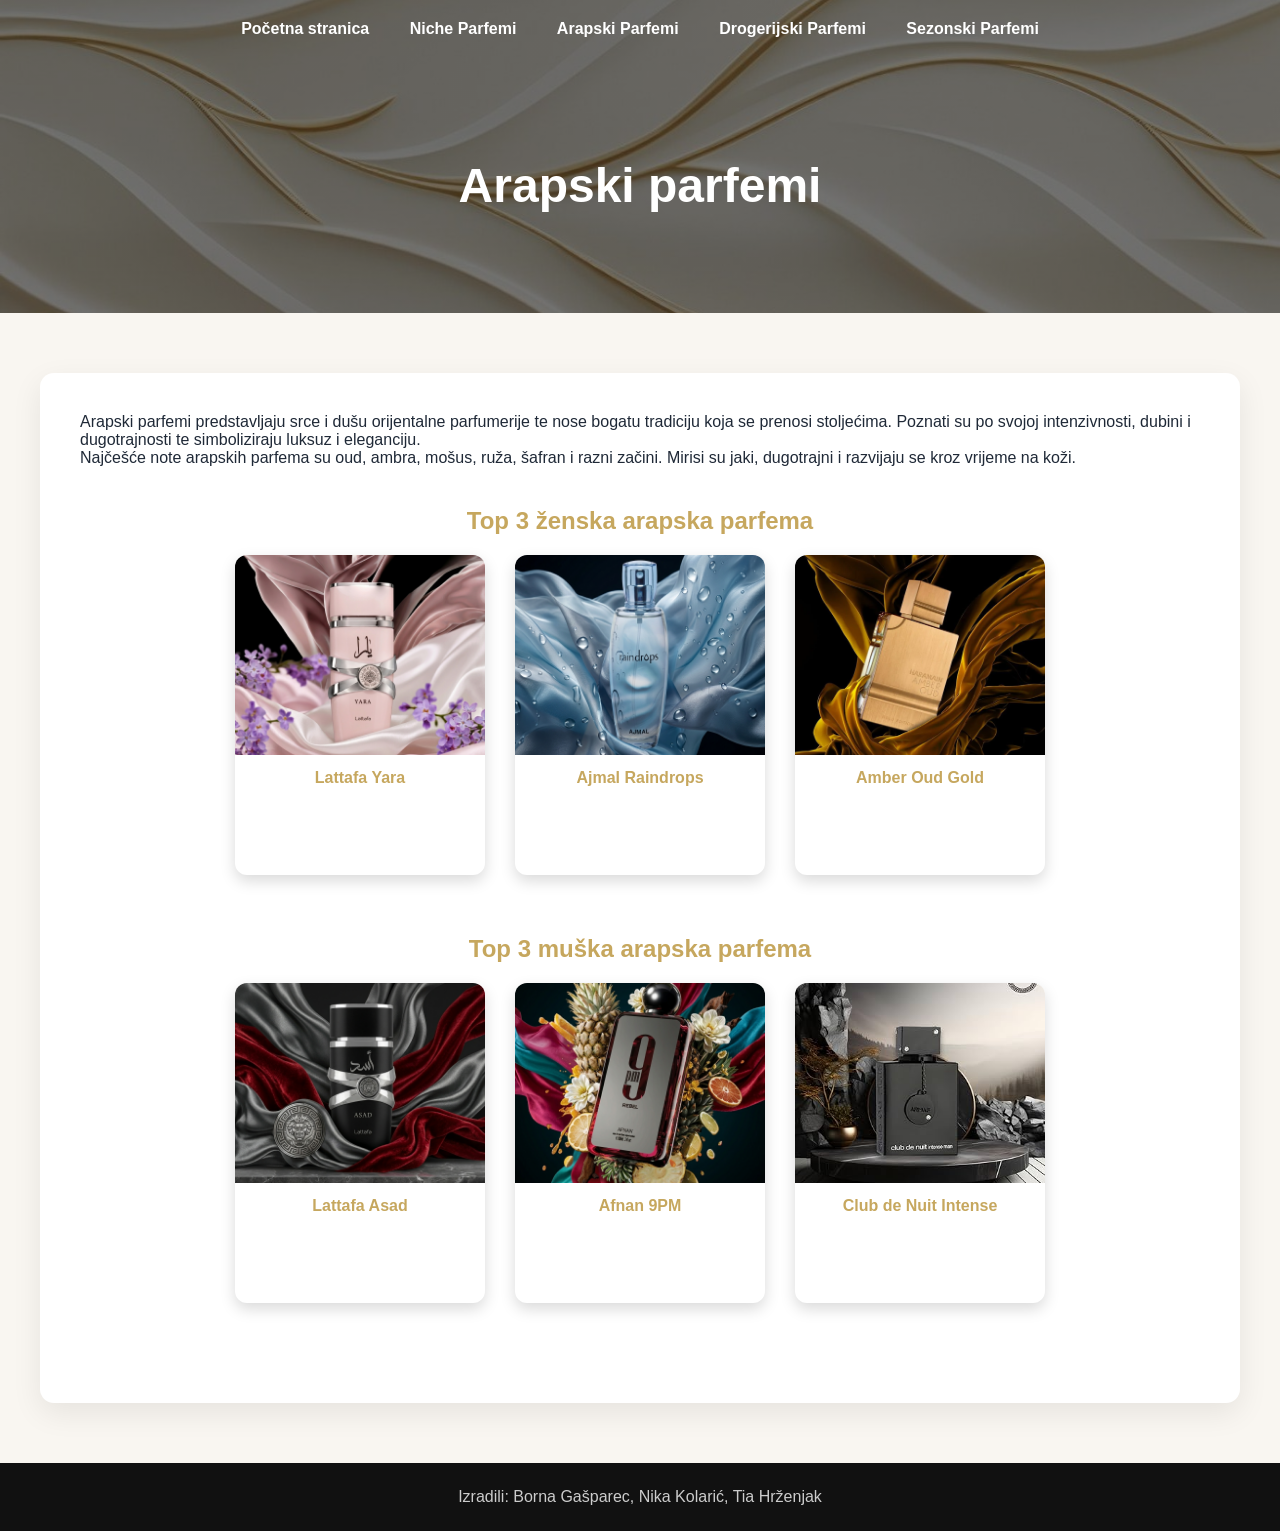
<file: arapski-parfemi.html>
<!DOCTYPE html>
<html>
<head>
  <meta charset="utf-8" />
  <meta name="author"countent="2.c">
  <title>Arapski Parfemi</title>
  <link rel="stylesheet" href="style.css">
</head>
<body>
  <header class="site-header">
    <div class="nav">
      <nav class="main-nav">
        <a href="index.html">Početna stranica</a>
        <a href="niche-parfemi.html">Niche Parfemi</a>
        <a href="arapski-parfemi.html">Arapski Parfemi</a>
        <a href="drogerijski-parfemi.html">Drogerijski Parfemi</a>
        <a href="sezonski-parfemi.html">Sezonski Parfemi</a>
      </nav>
    </div>
    <div class="hero">
      <h1>Arapski parfemi</h1>
    </div>
  </header>
  
  <main>

    <section class="content-box">
      <p>
      Arapski parfemi predstavljaju srce i dušu orijentalne parfumerije te nose bogatu tradiciju koja se prenosi stoljećima.
      Poznati su po svojoj intenzivnosti, dubini i dugotrajnosti te simboliziraju luksuz i eleganciju.
      </p>

      <p>
      Najčešće note arapskih parfema su oud, ambra, mošus, ruža, šafran i razni začini. Mirisi su jaki,
      dugotrajni i razvijaju se kroz vrijeme na koži.
      </p>
    </section>

    <h2>Top 3 ženska arapska parfema</h2>
    <div class="card-grid">

      <div class="flip-card">
        <div class="flip-card-inner">
          <div class="flip-card-front">
            <img src="zenski1.png">
            <h3>Lattafa Yara</h3>
          </div>
          <div class="flip-card-back">
            <p>Vanilija, tropsko voće i mošus. Sladak, ženstven i dugotrajan parfem.</p>
          </div>
        </div>
      </div>

      <div class="flip-card">
        <div class="flip-card-inner">
          <div class="flip-card-front">
            <img src="zenski2.png">
            <h3>Ajmal Raindrops</h3>
          </div>
          <div class="flip-card-back">
            <p>Cvjetne note, voće i amber. Elegantan i svjež miris.</p>
          </div>
        </div>
      </div>

      <div class="flip-card">
        <div class="flip-card-inner">
          <div class="flip-card-front">
            <img src="zenski3.jpg">
            <h3>Amber Oud Gold</h3>
          </div>
          <div class="flip-card-back">
            <p>Ananas, dinja, vanilija i mošus. Vrlo sladak i jak parfem.</p>
          </div>
        </div>
      </div>

    </div>

    <h2>Top 3 muška arapska parfema</h2>
    <div class="card-grid">

      <div class="flip-card">
        <div class="flip-card-inner">
          <div class="flip-card-front">
            <img src="muski1.png">
            <h3>Lattafa Asad</h3>
          </div>
          <div class="flip-card-back">
            <p>Vanilija, duhan i začini. Jak i muževan parfem.</p>
          </div>
        </div>
      </div>

      <div class="flip-card">
        <div class="flip-card-inner">
          <div class="flip-card-front">
            <img src="muski2.png">
            <h3>Afnan 9PM</h3>
          </div>
          <div class="flip-card-back">
            <p>Jabuka, cimet i vanilija. Idealan za večer.</p>
          </div>
        </div>
      </div>

      <div class="flip-card">
        <div class="flip-card-inner">
          <div class="flip-card-front">
            <img src="muski3.jpg">
            <h3>Club de Nuit Intense</h3>
          </div>
          <div class="flip-card-back">
            <p>Limun, ananas, breza i mošus. Vrlo dugotrajan parfem.</p>
          </div>
        </div>
      </div>

    </div>

  </main>

  <footer class="site-footer">
    <p>Izradili: Borna Gašparec, Nika Kolarić, Tia Hrženjak</p>
  </footer>
</body>
</html>
</file>
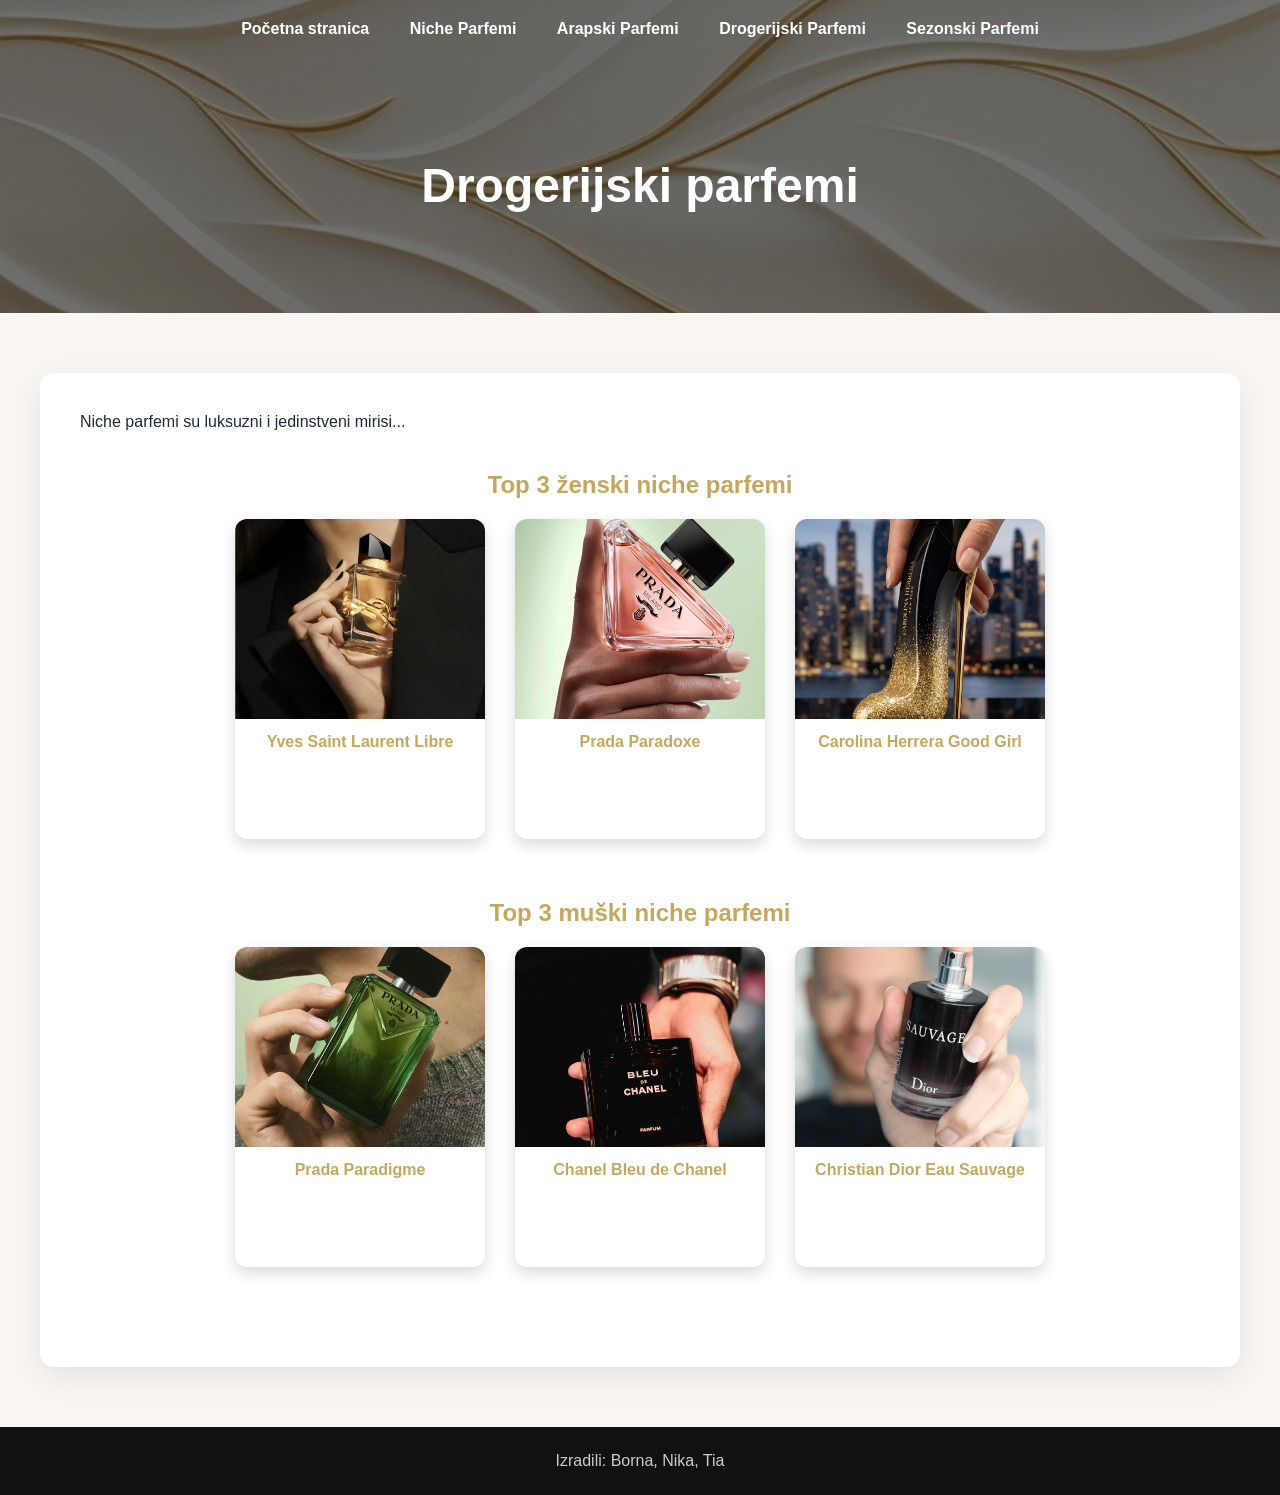
<file: drogerijski-parfemi.html>
<!DOCTYPE html>
<html>
<head>
  <meta charset="utf-8" />
  <meta name="viewport" content="width=device-width, initial-scale=1" />
  <title>Niche Parfemi</title>
  <link rel="stylesheet" href="style.css">
</head>
<body>

<header class="site-header">
 <div class="nav">
      <nav class="main-nav" role="navigation" aria-label="Glavna navigacija">
        <a href="index.html">Početna stranica</a>
        <a href="niche-parfemi.html">Niche Parfemi</a>
        <a href="arapski-parfemi.html">Arapski Parfemi</a>
        <a href="drogerijski-parfemi.html">Drogerijski Parfemi</a>
        <a href="sezonski-parfemi.html">Sezonski Parfemi</a>
    </nav>
  </div>

  <div class="hero">
    <h1>Drogerijski parfemi</h1>
  </div>
</header>

<main>

<section>
  <p>Niche parfemi su luksuzni i jedinstveni mirisi...</p>
</section>

<h2>Top 3 ženski niche parfemi</h2>

<div class="card-grid">

  <div class="flip-card">
    <div class="flip-card-inner">
      <div class="flip-card-front">
        <img src="D1.jpg">
        <h3>Yves Saint Laurent Libre</h3>
      </div>
      <div class="flip-card-back">
        <p>Cvjetni miris koji odgovara mnogim prigodama i raspoloženjima.

      </div>
    </div>
  </div>

  <div class="flip-card">
    <div class="flip-card-inner">
      <div class="flip-card-front">
        <img src="D2.jpg">
        <h3>Prada Paradoxe</h3>
      </div>
      <div class="flip-card-back">
        <p>Zanimljiv je, inovativan i ostavlja dojam, puderast, bijeli mošus.
      </div>
    </div>
  </div>

  <div class="flip-card">
    <div class="flip-card-inner">
      <div class="flip-card-front">
        <img src="D3.png">
        <h3>Carolina Herrera Good Girl</h3>
      </div>
      <div class="flip-card-back">
        <p>Moderan, elegantan i s „nečim posebnim“, orijentalan.      </div>
    </div>
  </div>

</div>


<h2>Top 3 muški niche parfemi</h2>

<div class="card-grid">

  <div class="flip-card">
    <div class="flip-card-inner">
      <div class="flip-card-front">
        <img src="D4.jpg">
        <h3>  Prada Paradigme</h3>
      </div>
      <div class="flip-card-back">
        <p>Jak i moćan parfem s notama ananasa.</p>
      </div>
    </div>
  </div>

  <div class="flip-card">
    <div class="flip-card-inner">
      <div class="flip-card-front">
        <img src="D5.jpg">
        <h3> Chanel Bleu de Chanel</h3>
      </div>
      <div class="flip-card-back">
        <p>Topao, sladak i luksuzan miris.</p>
      </div>
    </div>
  </div>

  <div class="flip-card">
    <div class="flip-card-inner">
      <div class="flip-card-front">
        <img src="D6.jpg">
        <h3> Christian Dior Eau Sauvage</h3>
      </div>
      <div class="flip-card-back">
        <p>Drven i sofisticiran niche parfem.</p>
      </div>
    </div>
  </div>

</div>

</main>

<footer class="site-footer">
  <p>Izradili: Borna, Nika, Tia</p>
</footer>

</body>
</html>
</file>
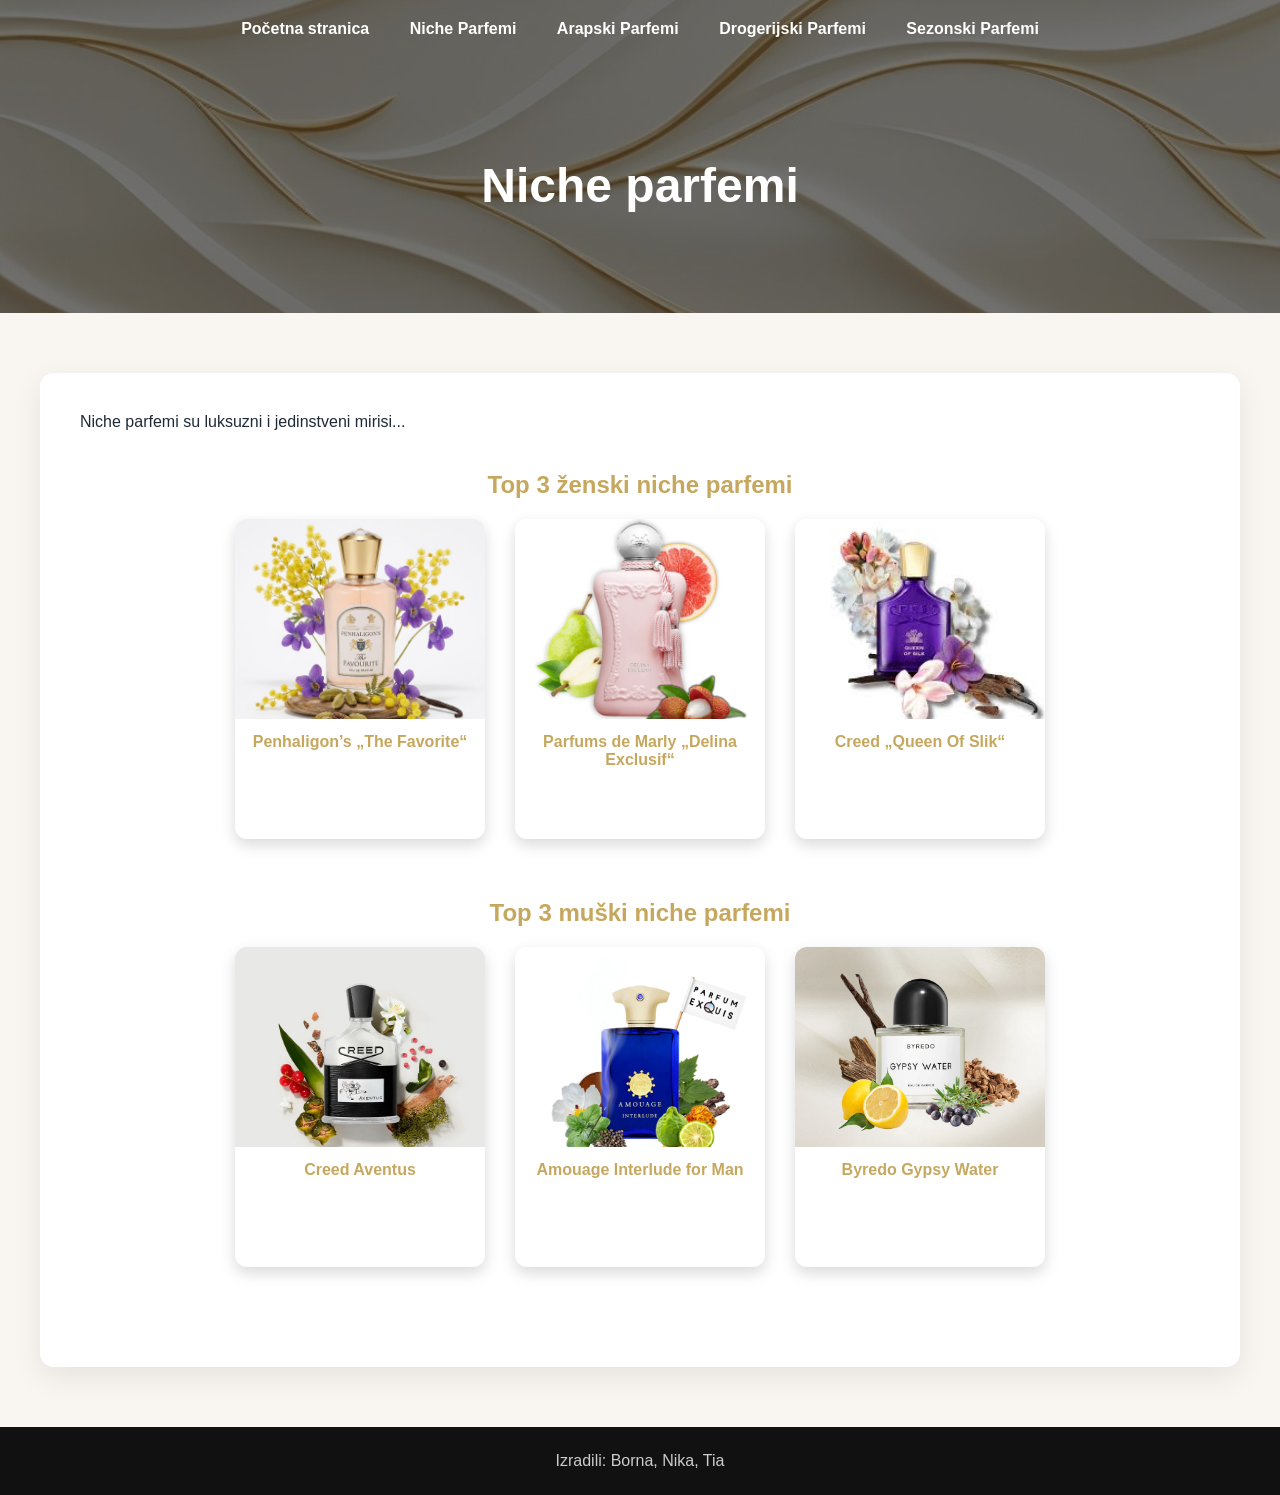
<file: niche-parfemi.html>
<!DOCTYPE html>
<html>
<head>
  <meta charset="utf-8" />
  <meta name="viewport" content="width=device-width, initial-scale=1" />
  <title>Niche Parfemi</title>
  <link rel="stylesheet" href="style.css">
</head>
<body>

<header class="site-header">
 <div class="nav">
      <nav class="main-nav" role="navigation" aria-label="Glavna navigacija">
        <a href="index.html">Početna stranica</a>
        <a href="niche-parfemi.html">Niche Parfemi</a>
        <a href="arapski-parfemi.html">Arapski Parfemi</a>
        <a href="drogerijski-parfemi.html">Drogerijski Parfemi</a>
        <a href="sezonski-parfemi.html">Sezonski Parfemi</a>
    </nav>
  </div>

  <div class="hero">
    <h1>Niche parfemi</h1>
  </div>
</header>

<main>

<section>
  <p>Niche parfemi su luksuzni i jedinstveni mirisi...</p>
</section>

<h2>Top 3 ženski niche parfemi</h2>

<div class="card-grid">

  <div class="flip-card">
    <div class="flip-card-inner">
      <div class="flip-card-front">
        <img src="N1.jpg">
        <h3>Penhaligon’s „The Favorite“</h3>
      </div>
      <div class="flip-card-back">
        <p>Luksuzan, sladak i prepoznatljiv miris.</p>
      </div>
    </div>
  </div>

  <div class="flip-card">
    <div class="flip-card-inner">
      <div class="flip-card-front">
        <img src="N2.jpg">
        <h3>Parfums de Marly „Delina Exclusif“</h3>
      </div>
      <div class="flip-card-back">
        <p>Ruža i voće – elegantno i ženstveno.</p>
      </div>
    </div>
  </div>

  <div class="flip-card">
    <div class="flip-card-inner">
      <div class="flip-card-front">
        <img src="N3.jpg">
        <h3>Creed „Queen Of Slik“</h3>
      </div>
      <div class="flip-card-back">
        <p>Cvjetni i zavodljiv niche parfem.</p>
      </div>
    </div>
  </div>

</div>


<h2>Top 3 muški niche parfemi</h2>

<div class="card-grid">

  <div class="flip-card">
    <div class="flip-card-inner">
      <div class="flip-card-front">
        <img src="N4.jpg">
        <h3>Creed Aventus</h3>
      </div>
      <div class="flip-card-back">
        <p>Jak i moćan parfem s notama ananasa.</p>
      </div>
    </div>
  </div>

  <div class="flip-card">
    <div class="flip-card-inner">
      <div class="flip-card-front">
        <img src="N6.jpg">
        <h3>Amouage Interlude for Man</h3>
      </div>
      <div class="flip-card-back">
        <p>Topao, sladak i luksuzan miris.</p>
      </div>
    </div>
  </div>

  <div class="flip-card">
    <div class="flip-card-inner">
      <div class="flip-card-front">
        <img src="N5.jpg">
        <h3>Byredo Gypsy Water</h3>
      </div>
      <div class="flip-card-back">
        <p>Drven i sofisticiran niche parfem.</p>
      </div>
    </div>
  </div>

</div>

</main>

<footer class="site-footer">
  <p>Izradili: Borna, Nika, Tia</p>
</footer>

</body>
</html>
</file>
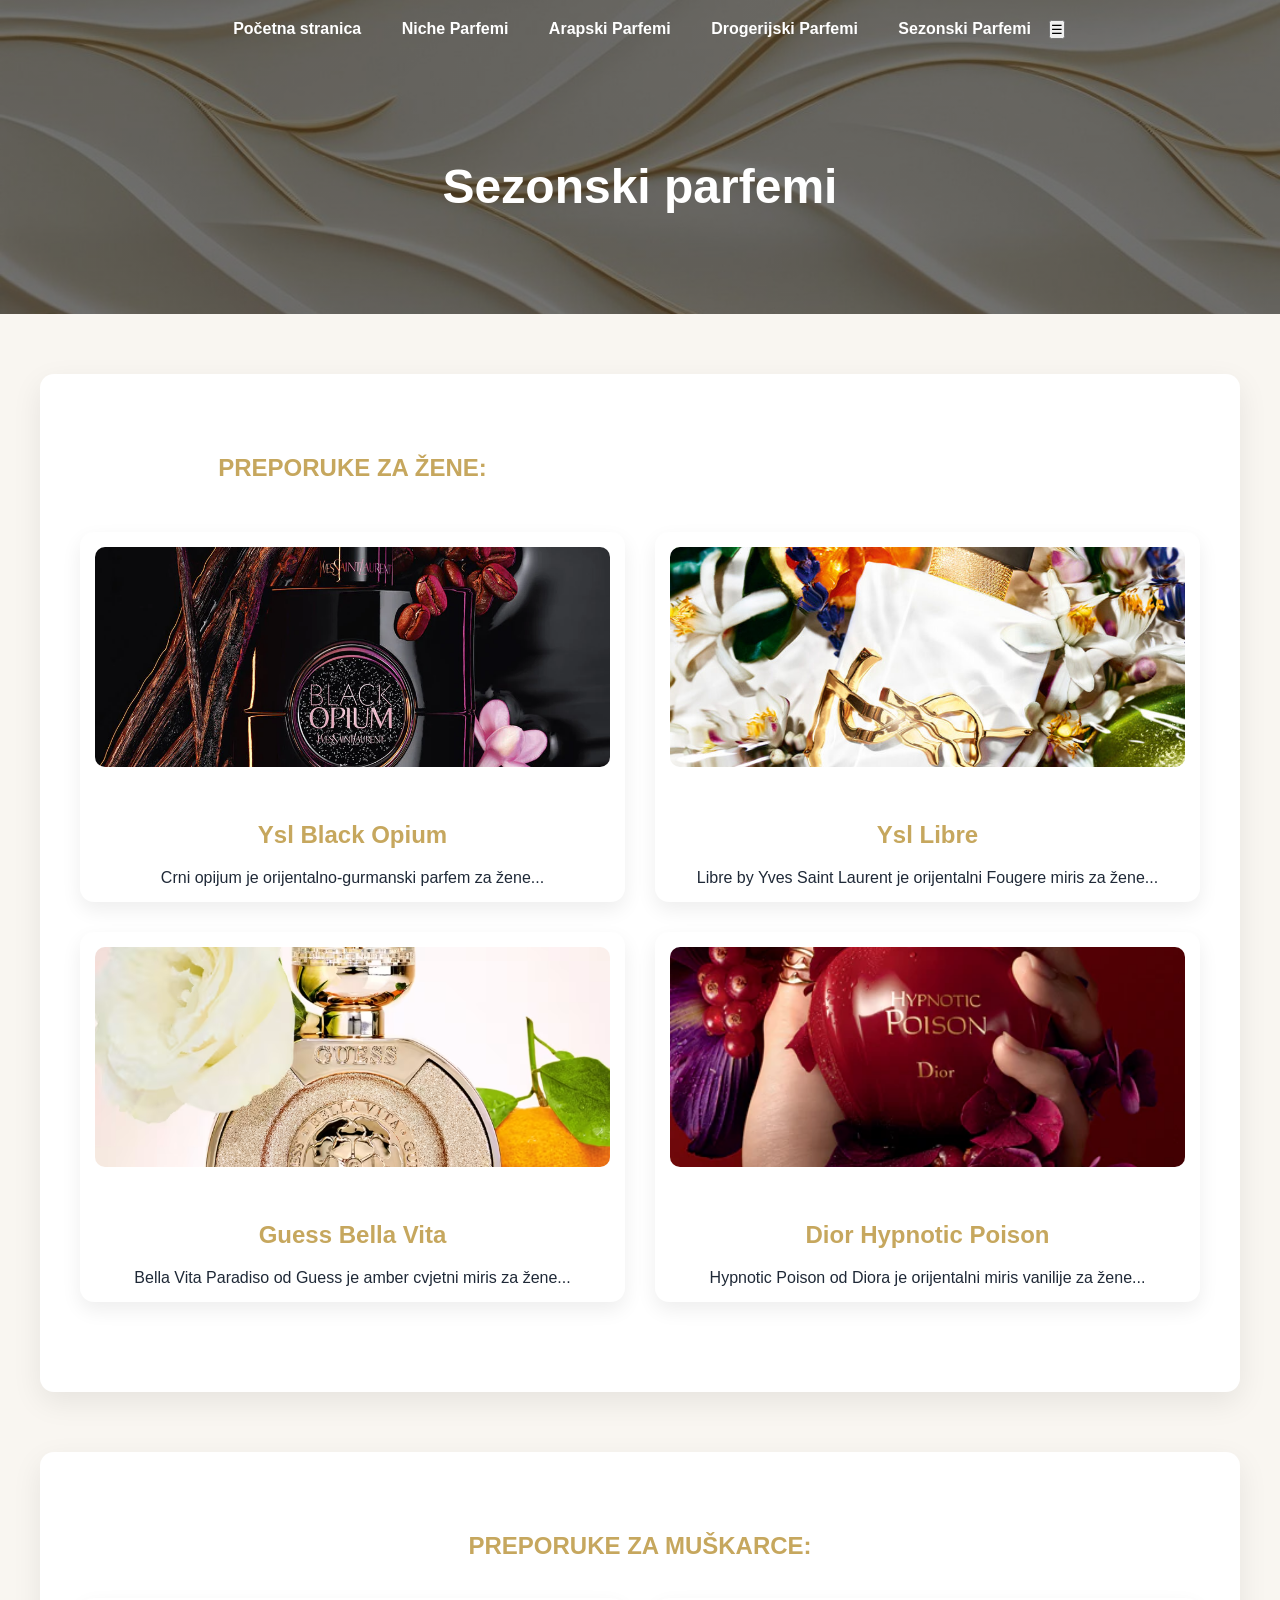
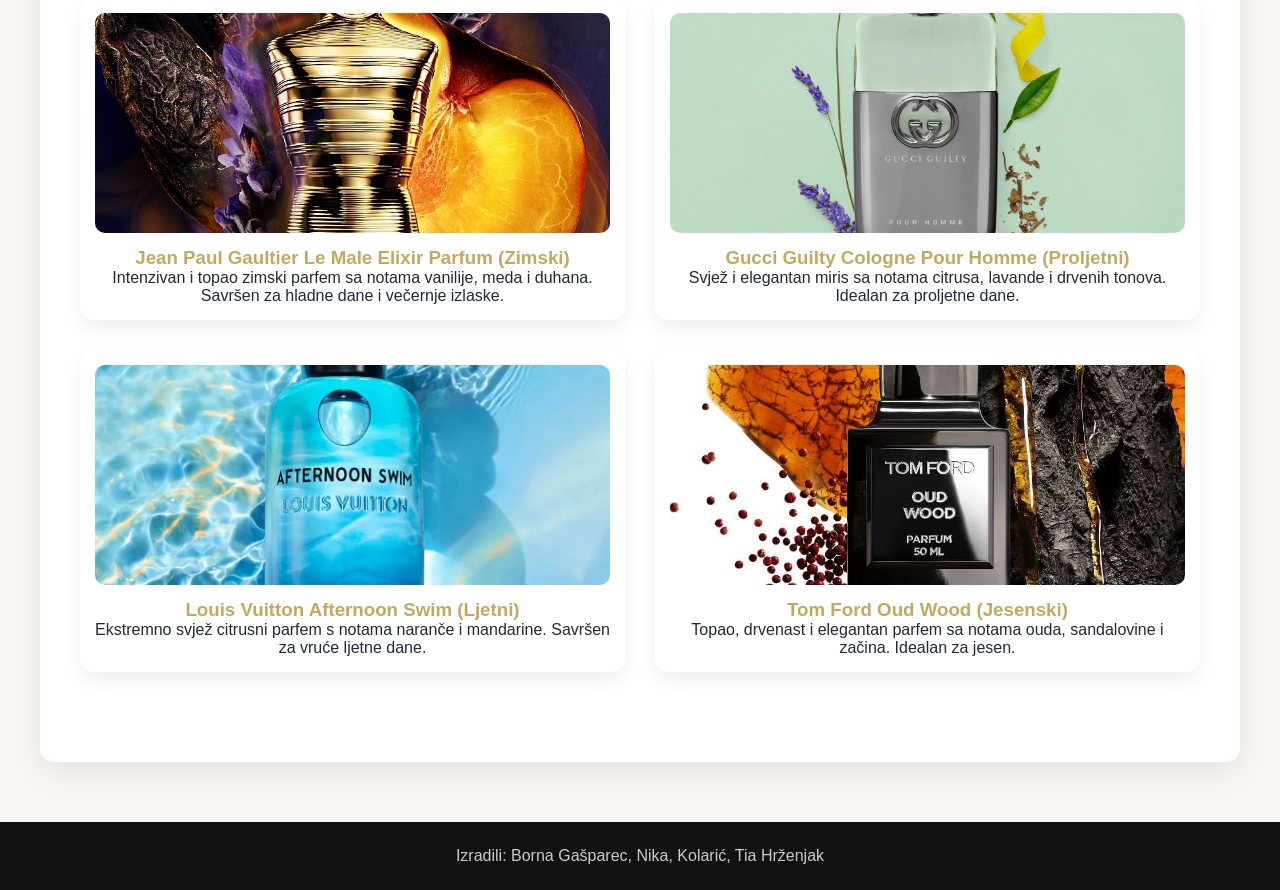
<file: sezonski-parfemi.html>
<!DOCTYPE html>
<html>
<head>
  <meta charset="utf-8" />
  <meta name="viewport" content="width=device-width, initial-scale=1" />
  <title>Sezonski Parfemi</title>
  <link rel="stylesheet" href="style.css">
</head>
<body>
  <header class="site-header" role="banner">
    <div class="nav">
      <nav class="main-nav" role="navigation" aria-label="Glavna navigacija">
        <a href="index.html">Početna stranica</a>
        <a href="niche-parfemi.html">Niche Parfemi</a>
        <a href="arapski-parfemi.html">Arapski Parfemi</a>
        <a href="drogerijski-parfemi.html">Drogerijski Parfemi</a>
        <a href="sezonski-parfemi.html">Sezonski Parfemi</a>
      </nav>
      <button class="mobile-toggle" aria-expanded="false" aria-controls="mobile-menu" aria-label="Otvori izbornik">☰</button>
    </div>
    <div class="hero" role="region" aria-label="Hero sekcija">
      <h1>Sezonski parfemi</h1>
    </div>
  </header>
 <main>

  <div class="season-grid">
    <h2>PREPORUKE ZA ŽENE:</h2>
    <br>

    <div class="season-card">
      <img src="black-opium.jpg" alt="Ysl Black Opium">
      <h2>Ysl Black Opium</h2>
      <p>Crni opijum je orijentalno-gurmanski parfem za žene...</p>
    </div>

    <div class="season-card">
      <img src="libre.jpg" alt="Ysl Libre">
      <h2>Ysl Libre</h2>
      <p>Libre by Yves Saint Laurent je orijentalni Fougere miris za žene...</p>
    </div>

    <div class="season-card">
      <img src="bella-vita.jpg" alt="Guess Bella Vita">
      <h2>Guess Bella Vita</h2>
      <p>Bella Vita Paradiso od Guess je amber cvjetni miris za žene...</p>
    </div>

    <div class="season-card">
      <img src="hypnotic-poison.jpg" alt="Dior Hypnotic Poison">
      <h2>Dior Hypnotic Poison</h2>
      <p>Hypnotic Poison od Diora je orijentalni miris vanilije za žene...</p>
    </div>

  </div>
 </main>
<main>
<section class="content-box">
  <h2>PREPORUKE ZA MUŠKARCE:</h2>
  <br>

  <div class="season-grid">

    <div class="season-card">
      <img src="le-male-elixir.jpg" alt="Jean Paul Gaultier Le Male Elixir">
      <h3>Jean Paul Gaultier Le Male Elixir Parfum (Zimski)</h3>
      <p>
        Intenzivan i topao zimski parfem sa notama vanilije, meda i duhana. Savršen za hladne dane i večernje izlaske.
      </p>
    </div>

    <div class="season-card">
      <img src="gucci-guilty.jpg" alt="Gucci Guilty Cologne Pour Homme">
      <h3>Gucci Guilty Cologne Pour Homme (Proljetni)</h3>
      <p>
        Svjež i elegantan miris sa notama citrusa, lavande i drvenih tonova. Idealan za proljetne dane.
      </p>
    </div>

    <div class="season-card">
      <img src="afternoon-swim.jpg" alt="Louis Vuitton Afternoon Swim">
      <h3>Louis Vuitton Afternoon Swim (Ljetni)</h3>
      <p>
        Ekstremno svjež citrusni parfem s notama naranče i mandarine. Savršen za vruće ljetne dane.
      </p>
    </div>

    <div class="season-card">
      <img src="oud-wood.jpg" alt="Tom Ford Oud Wood">
      <h3>Tom Ford Oud Wood (Jesenski)</h3>
      <p>
        Topao, drvenast i elegantan parfem sa notama ouda, sandalovine i začina. Idealan za jesen.
      </p>
    </div>

  </div>
</section>
</main>
  <footer class="site-footer" role="contentinfo">
    <p>Izradili: Borna Gašparec, Nika, Kolarić, Tia Hrženjak</p>
  </footer>
</body>
</html>
</file>
<file: style.css>
:root{
  --accent: #c6a75e;
  --dark: #1f2937;
  --bg: #f9f6f1;
  --white: #ffffff;
  --radius: 14px;
  --max-width: 1200px;
}

*{
  box-sizing: border-box;
  margin: 0;
  padding: 0;
}

body{
  font-family: "Segoe UI", Arial, sans-serif;
  background: var(--bg);
  color: var(--dark);
}

.site-header{
  background-image:
    linear-gradient(rgba(0,0,0,0.55), rgba(0,0,0,0.55)),
    url("naslovna-slika.jpg");
  background-size: cover;
  background-position: center;
  color: white;
}

.nav{
  max-width: var(--max-width);
  margin: auto;
  display: flex;
  justify-content: center;
  padding: 20px;
}

.main-nav a{
  text-decoration: none;
  color: white;
  margin: 0 18px;
  font-weight: 600;
}

.hero{
  text-align: center;
  padding: 100px 20px;
}

.hero h1{
  font-size: 48px;
}

main{
  max-width: var(--max-width);
  margin: 60px auto;
  padding: 40px;
  background: var(--white);
  border-radius: var(--radius);
  box-shadow: 0 10px 30px rgba(0,0,0,0.08);
}

h2{
  color: var(--accent);
  margin: 40px 0 20px 0;
  text-align: center;
}



.card-grid{
  display: flex;
  justify-content: center;
  flex-wrap: wrap;
  gap: 30px;
  margin-bottom: 60px;
}

.flip-card{
  width: 250px;
  height: 320px;
  perspective: 1000px;
}

.flip-card-inner{
  position: relative;
  width: 100%;
  height: 100%;
  transition: transform 0.8s;
  transform-style: preserve-3d;
}

.flip-card:hover .flip-card-inner{
  transform: rotateY(180deg);
}

.flip-card-front, .flip-card-back{
  position: absolute;
  width: 100%;
  height: 100%;
  border-radius: 12px;
  backface-visibility: hidden;
  overflow: hidden;
  box-shadow: 0 6px 15px rgba(0,0,0,0.15);
}

.flip-card-front{
  background: white;
  text-align: center;
}

.flip-card-front img{
  width: 100%;
  height: 200px;
  object-fit: cover;
}

.flip-card-front h3{
  padding: 10px;
  font-size: 16px;
  color: var(--accent);
}

.flip-card-back{
  background: var(--accent);
  color: white;
  transform: rotateY(180deg);
  display: flex;
  align-items: center;
  justify-content: center;
  text-align: center;
  padding: 15px;
  font-size: 14px;
}



.season-grid{
  display: grid;
  grid-template-columns: 1fr 1fr;
  gap: 30px;
  margin-bottom: 50px;
}

.season-card{
  background: white;
  padding: 15px;
  border-radius: 14px;
  box-shadow: 0 8px 20px rgba(0,0,0,0.07);
  text-align: center;
}

.season-card img{
  width: 100%;
  height: 220px;
  object-fit: cover;
  border-radius: 10px;
  margin-bottom: 10px;
}

.season-card h3{
  color: var(--accent);
}

.site-footer{
  margin-top: 60px;
  padding: 25px;
  text-align: center;
  background: #111;
  color: #ccc;
}


@media (max-width: 768px){
  .season-grid{
    grid-template-columns: 1fr;
  }

  .hero h1{
    font-size: 32px;
  }

  main{
    margin: 20px;
    padding: 20px;
  }
}
</file>
